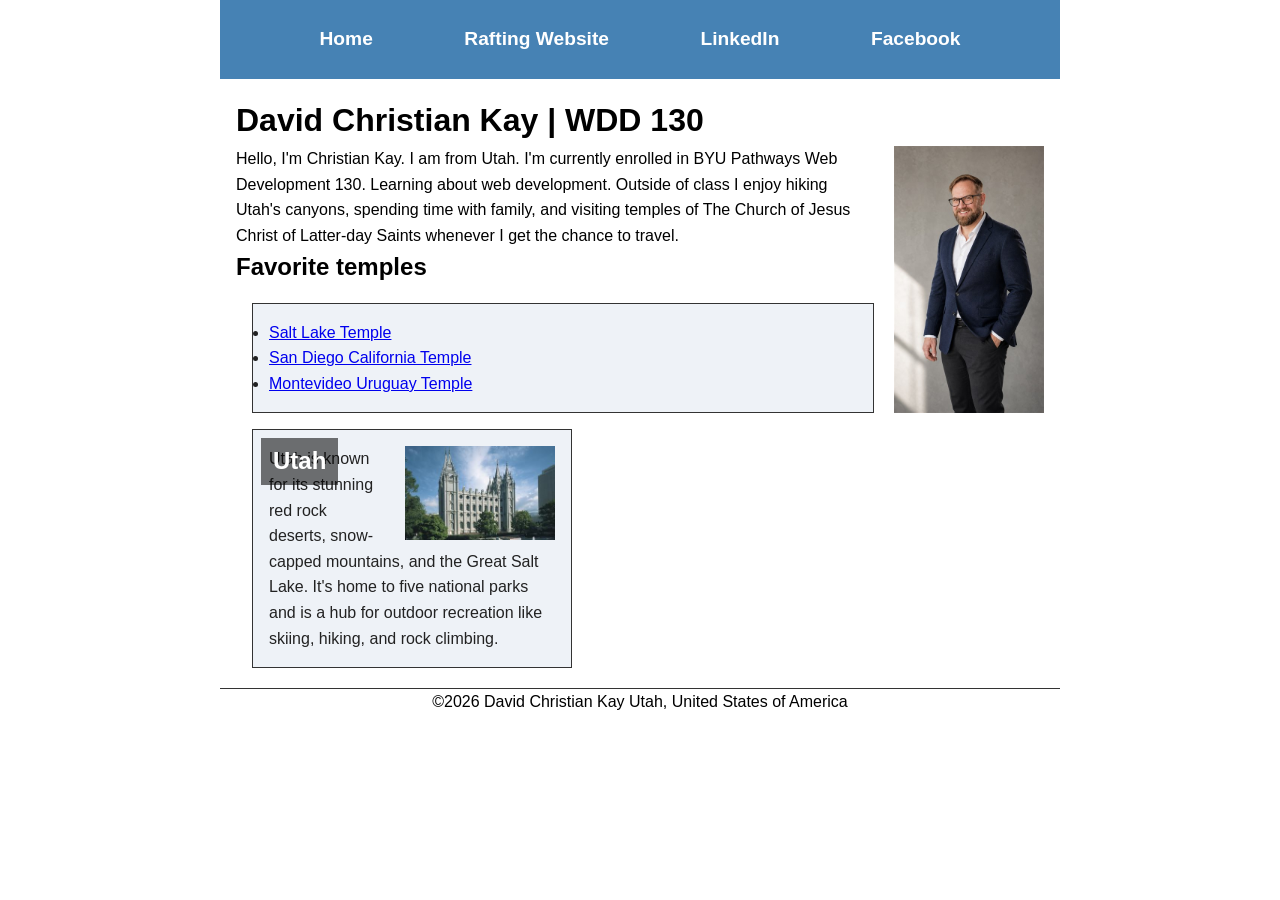
<file: index.html>
<!DOCTYPE html>
<html lang="en">

<head>
    <meta charset="UTF-8">
    <meta name="viewport" content="width=device-width, initial-scale=1.0">
    <meta name="description"
      content="David Christian Kay, BYUPathways, WD130, web development, about me">
    <meta name="author" content="David Christian Kay">
    <link rel="stylesheet" href="styles/styles.css">
    <title>David Christian Kay | WDD 130</title>
</head>

<body>
    <header>
        <nav>
            <a href="#">Home</a>
            <a href="wwr/">Rafting Website</a>
            <a href="https://www.linkedin.com/in/dchristiankay">LinkedIn</a>
            <a href="https://www.facebook.com/christian.kay.315/">Facebook</a>
        </nav>
    </header>
    <div class="grid">
        <main>
            <h1> David Christian Kay | WDD 130 </h1>
            <img src="images/profile.jpg" alt="portrait" width="200">

            <p>
                Hello, I'm Christian Kay. I am from Utah. I'm currently enrolled in BYU Pathways Web
                Development 130. Learning about web development. Outside of class I enjoy hiking
                Utah's canyons, spending time with family, and visiting temples of The Church of
                Jesus Christ of Latter-day Saints whenever I get the chance to travel.
            </p>

            <h2>Favorite temples</h2>
            <ul class="box">
                <li><a href="https://www.churchofjesuschrist.org/temples/details/salt-lake-temple"
                      target="_blank" rel="noopener noreferrer">Salt Lake Temple</a></li>
                <li><a href="https://www.churchofjesuschrist.org/temples/details/san-diego-california-temple"
                      target="_blank" rel="noopener noreferrer">San Diego California Temple</a></li>
                <li><a href="https://www.churchofjesuschrist.org/temples/details/montevideo-uruguay-temple"
                      target="_blank" rel="noopener noreferrer">Montevideo Uruguay Temple</a></li>
            </ul>

            <aside class="box">
                <h2>Utah</h2>
                <img src="images/salt-lake-temple.jpg" alt="Salt Lake Temple, Utah" width="200">
                <p>
                    Utah is known for its stunning red rock deserts, snow-capped mountains, and
                    the Great
                    Salt Lake. It's home to five national parks and is a hub for outdoor
                    recreation like
                    skiing, hiking, and rock climbing.
                </p>
            </aside>
        </main>
    </div>
</body>

<footer>
    <p>
        &copy;2026 David Christian Kay Utah, United States of America
    </p>
</footer>

</body>

</html>
</file>
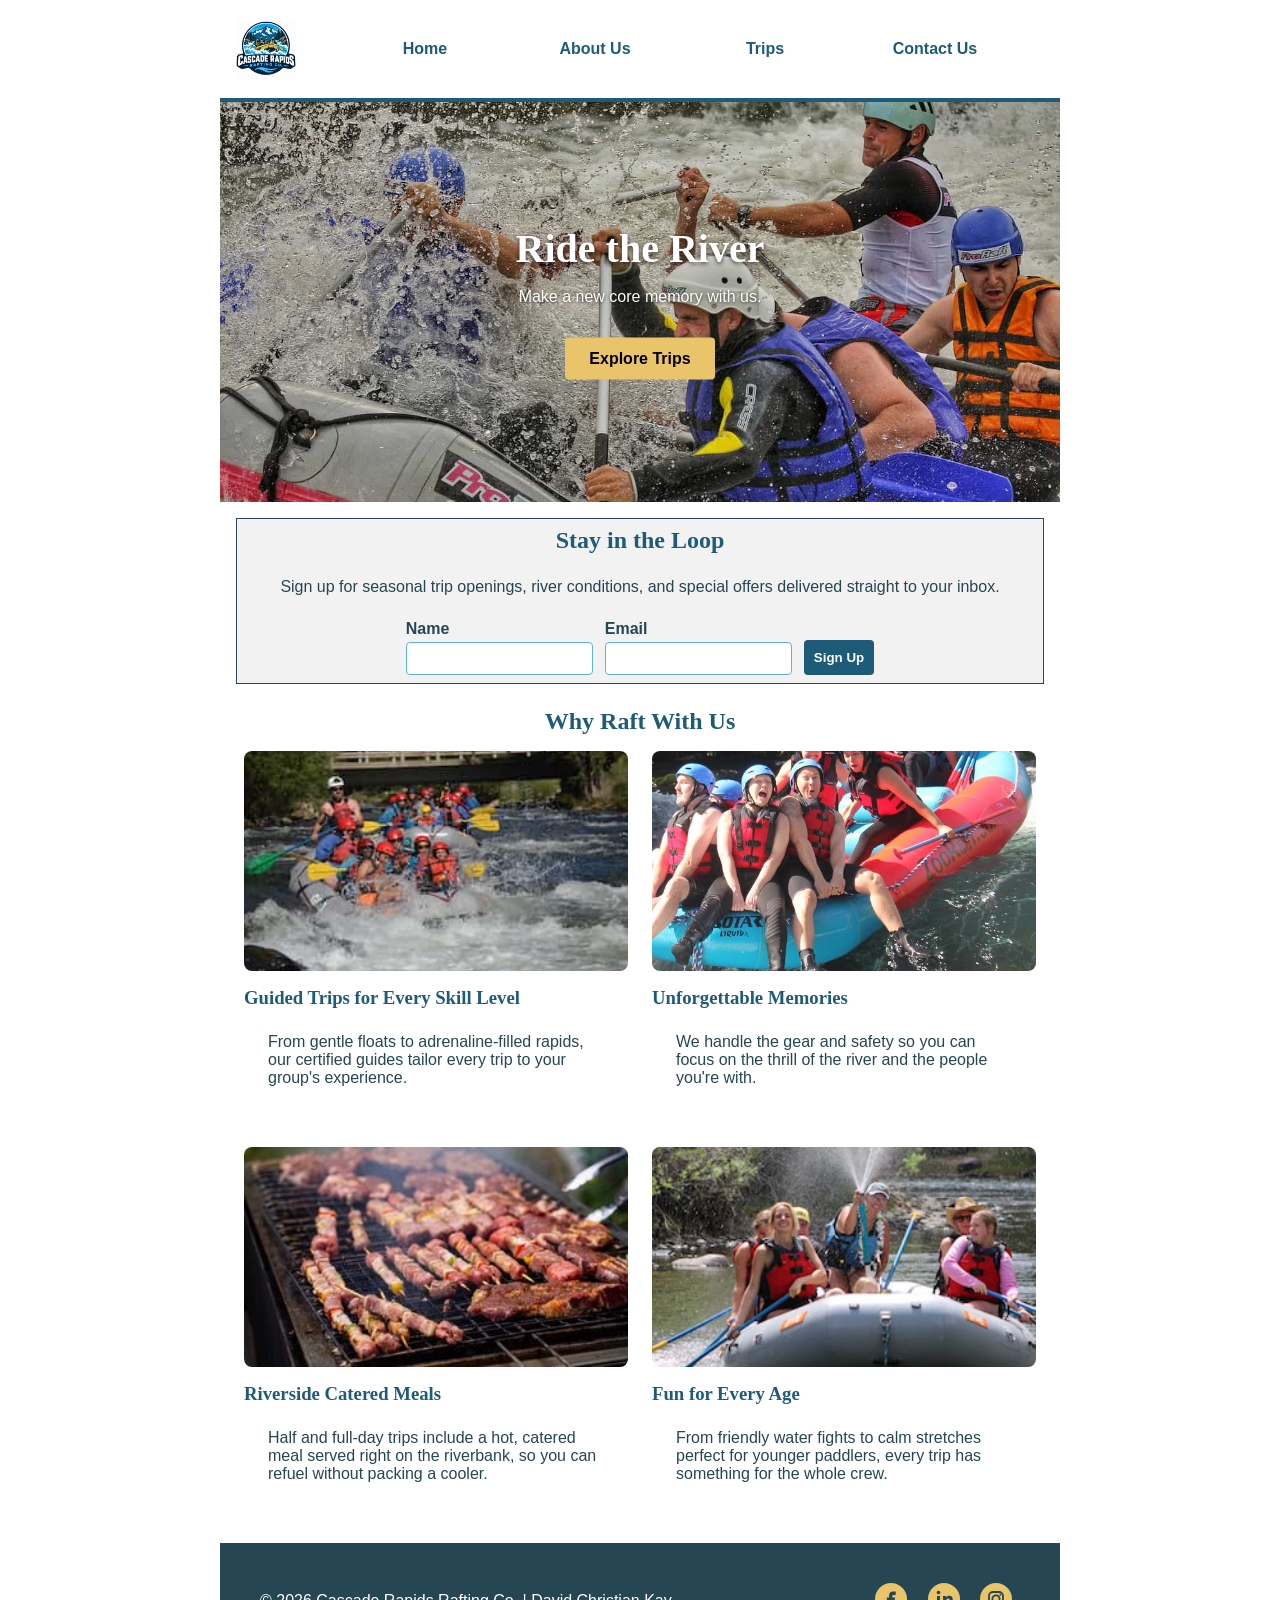
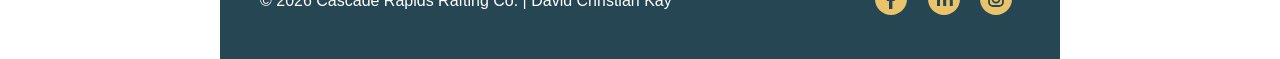
<file: wwr/index.html>
<!DOCTYPE html>
<html lang="en">

<head>
    <meta charset="UTF-8">
    <meta name="viewport" content="width=device-width, initial-scale=1.0">
    <meta name="description"
      content="Cascade Rapids Rafting Co. offers guided white water rafting adventures for every skill level.">
    <meta name="author" content="David Christian Kay">
    <title>Home | Cascade Rapids Rafting Co.</title>
    <link rel="stylesheet" href="styles/rafting.css">
</head>

<body>
    <header>
        <img src="images/logo.png" alt="Cascade Rapids Rafting Co. logo" class="logo">
        <nav>
            <ul>
                <li><a href="index.html">Home</a></li>
                <li><a href="about.html">About Us</a></li>
                <li><a href="trips.html">Trips</a></li>
                <li><a href="contact.html">Contact Us</a></li>
            </ul>
        </nav>
    </header>

    <main>
        <div class="home-hero">
            <img src="images/main_hero.jpg" alt="Rafters having fun in rapids">
            <div class="hero-text">
                <h1>Ride the River</h1>
                <p>Make a new core memory with us.</p>
                <a class="cta-button" href="trips.html">Explore Trips</a>
            </div>
        </div>

        <section class="newsletter panel">
            <h2>Stay in the Loop</h2>
            <p>Sign up for seasonal trip openings, river conditions, and special offers delivered
                straight to your inbox.</p>
            <form>
                <div class="field">
                    <label for="newsletter-name">Name</label>
                    <input type="text" id="newsletter-name" name="name" required>
                </div>
                <div class="field">
                    <label for="newsletter-email">Email</label>
                    <input type="email" id="newsletter-email" name="email" required>
                </div>
                <button type="submit">Sign Up</button>
            </form>
        </section>

        <section class="offerings">
            <h2>Why Raft With Us</h2>
            <div class="offerings-grid">
                <figure>
                    <img src="images/rafting_with_guide.jpg"
                      alt="Raft plunging through Snake river rapids with guide" width="300" height="199">
                    <figcaption>
                        <h3>Guided Trips for Every Skill Level</h3>
                        <p>From gentle floats to adrenaline-filled rapids, our certified guides
                            tailor every trip to your group's experience.</p>
                    </figcaption>
                </figure>
                <figure>
                    <img src="images/action.jpg"
                      alt="Happy client smiling after a successful rafting run" width="600" height="600">
                    <figcaption>
                        <h3>Unforgettable Memories</h3>
                        <p>We handle the gear and safety so you can focus on the thrill of the
                            river and the people you're with.</p>
                    </figcaption>
                </figure>
                <figure>
                    <img src="images/catered_meals.jpg"
                      alt="Catered riverside meal spread out for rafting guests" width="300" height="172">
                    <figcaption>
                        <h3>Riverside Catered Meals</h3>
                        <p>Half and full-day trips include a hot, catered meal served right on the
                            riverbank, so you can refuel without packing a cooler.</p>
                    </figcaption>
                </figure>
                <figure>
                    <img src="images/water_fight.jpg"
                      alt="Rafters laughing during a friendly water fight on calm water" width="300" height="300">
                    <figcaption>
                        <h3>Fun for Every Age</h3>
                        <p>From friendly water fights to calm stretches perfect for younger
                            paddlers, every trip has something for the whole crew.</p>
                    </figcaption>
                </figure>
            </div>
        </section>
    </main>

    <footer>
        <p>&copy; 2026 Cascade Rapids Rafting Co. | David Christian Kay</p>
        <nav class="socialmedia">
            <a href="#">
                <img src="images/facebook.svg" alt="Facebook Icon">
            </a>
            <a href="#">
                <img src="images/linkedin.svg" alt="LinkedIn Icon">
            </a>
            <a href="#">
                <img src="images/instagram.svg" alt="Instagram Icon">
            </a>
        </nav>
    </footer>
</body>

</html>
</file>
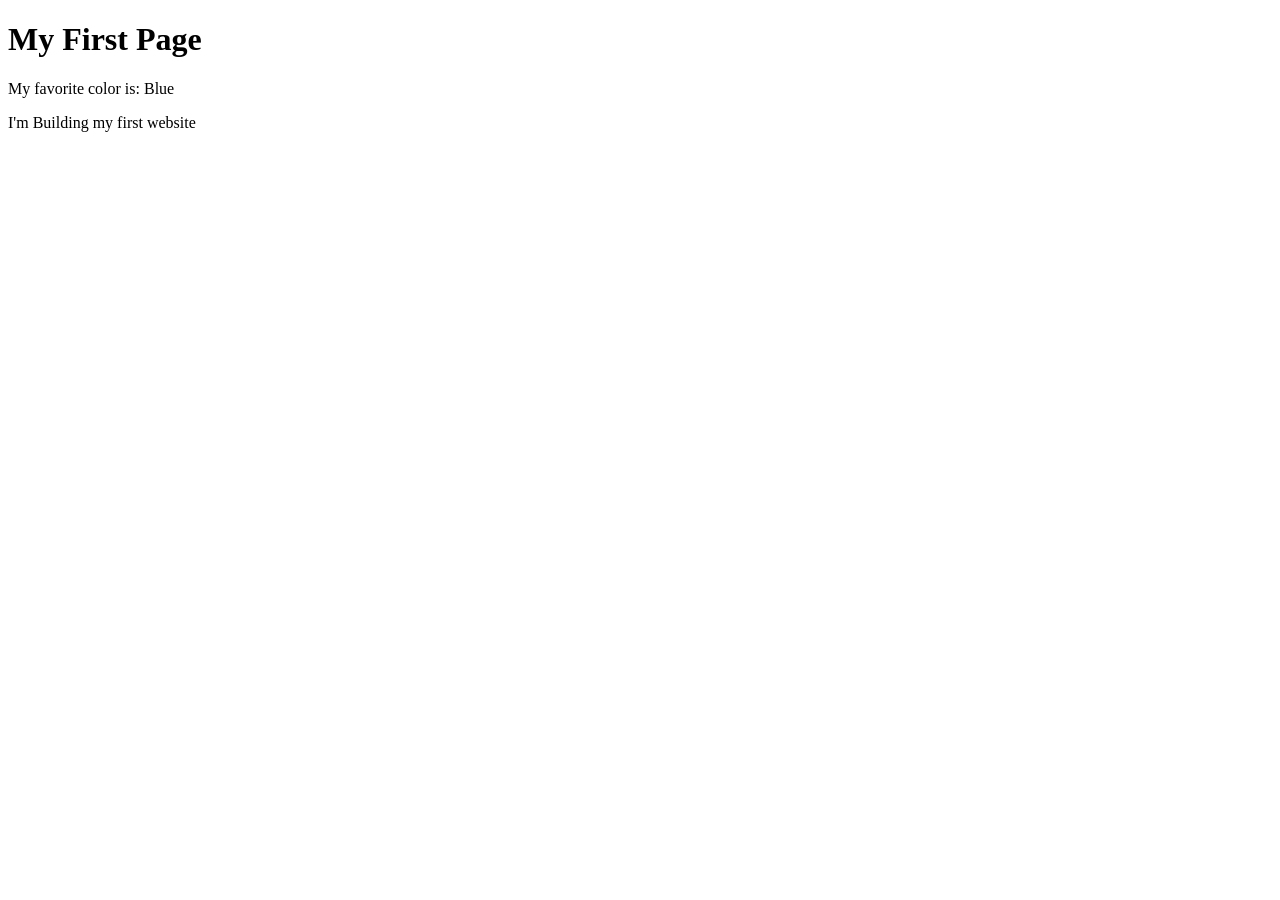
<file: week01/first-page.html>
<!DOCTYPE html>
<html lang="en">

<head>
    <meta charset="UTF-8">
    <meta name="viewport" content="width=device-width, initial-scale=1.0">
    <title>My First Page</title>
</head>

<body>
    <h1>My First Page</h1>
    <p>My favorite color is: Blue</p>
    <p>I'm Building my first website</p>
</body>

</html>
</file>
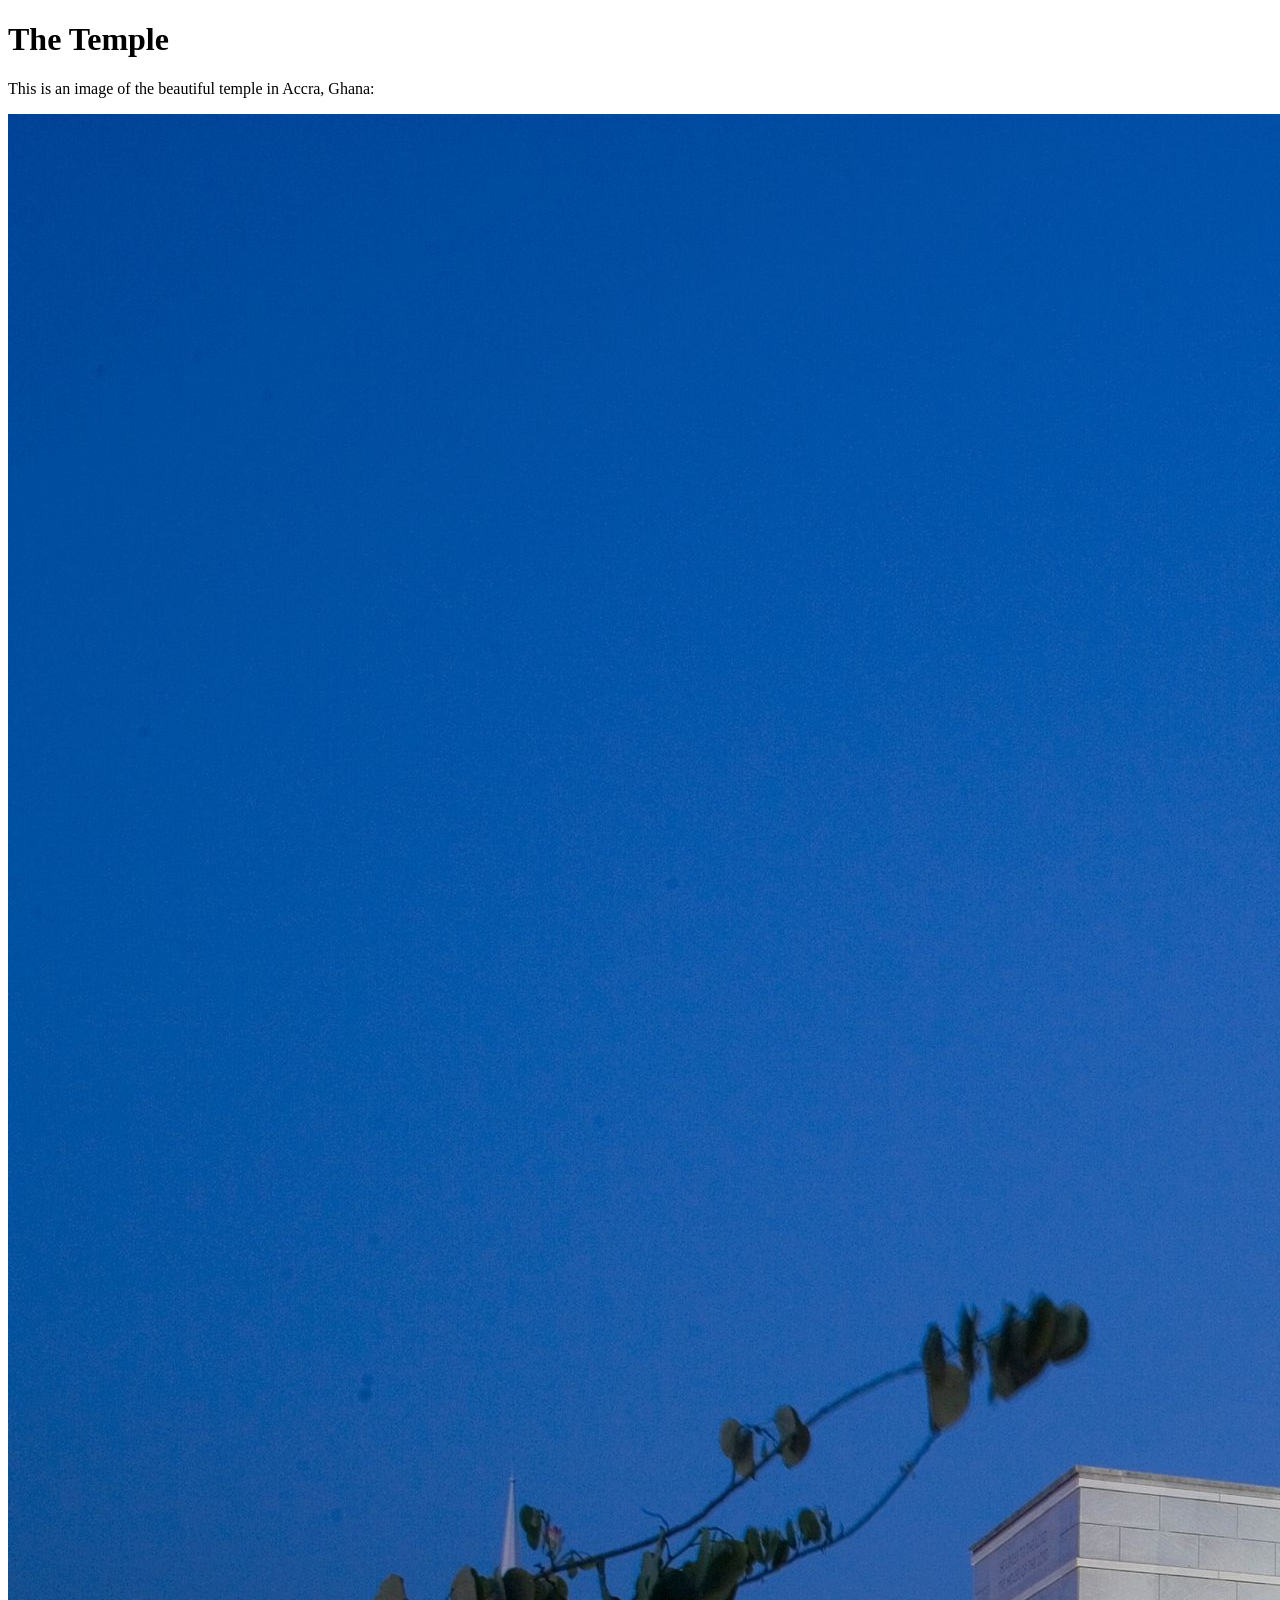
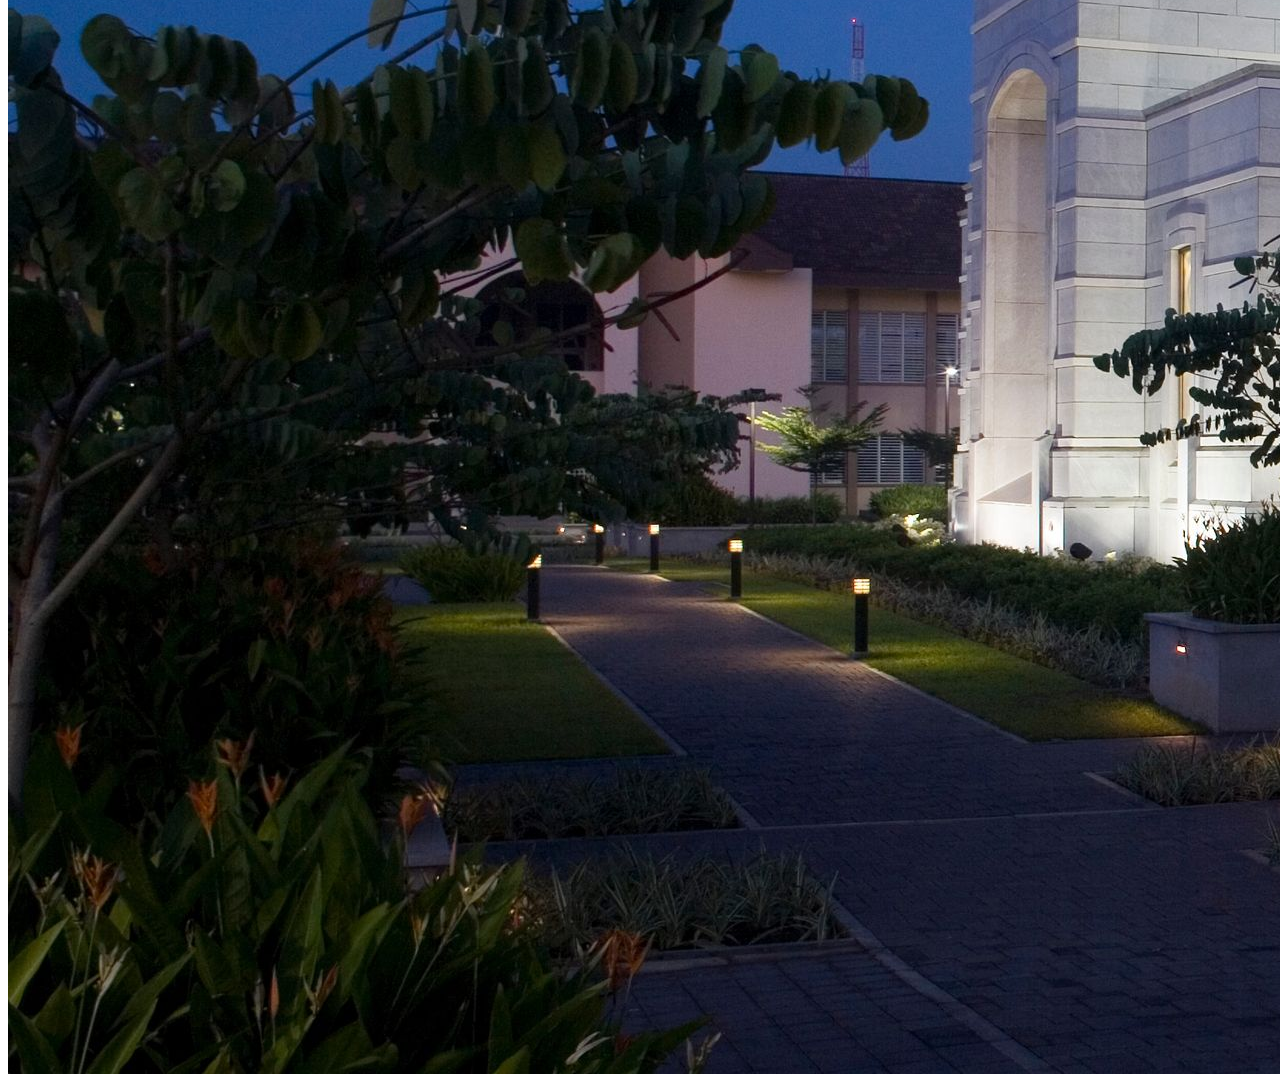
<file: week01/images.html>
<!DOCTYPE html>
<html lang="en">
<head>
    <meta charset="UTF-8">
    <meta name="viewport" content="width=device-width, initial-scale=1.0">
    <title>Temple Image</title>
</head>
<body>
    <h1>The Temple</h1>
    <p>This is an image of the beautiful temple in Accra, Ghana:</p>
    <img src="images/temple-large.jpeg" alt="The Accra Ghana Temple">
    
</body>
</html>
</file>
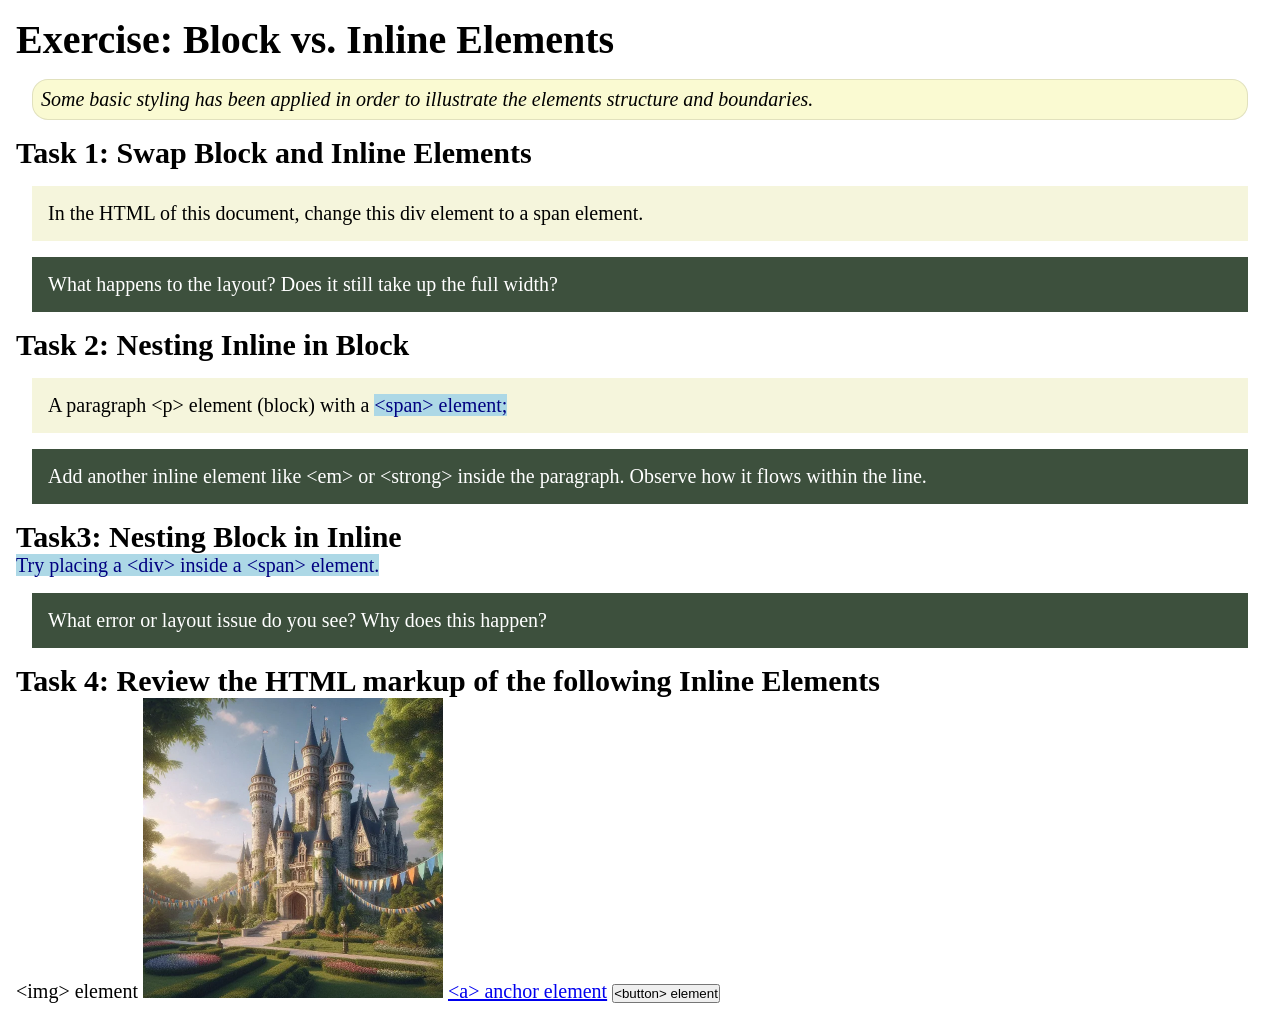
<file: week02/block-vs-inline.html>
<!DOCTYPE html>
<html lang="en">

<head>
    <meta charset="UTF-8">
    <meta name="viewport" content="width=device-width, initial-scale=1.0">
    <title>Exercise: Block vs. Inline Elements</title>
    <link rel="stylesheet" href="styles/block-vs-inline.css">
</head>

<body>
    <main>
        <h1>Exercise: Block vs. Inline Elements</h1>
        <p class="note">Some basic styling has been applied in order to illustrate the elements structure and
            boundaries.</p>

        <h2>Task 1: Swap Block and Inline Elements</h2>
        <div>In the HTML of this document, change this div element to a span element.</div>

        <p class="question">What happens to the layout? Does it still take up the full width?</p>

        <h2>Task 2: Nesting Inline in Block</h2>
        <p>A paragraph &lt;p&gt; element (block) with a <span>&lt;span&gt; element;</span></p>
        <p class="question">Add another inline element like &lt;em&gt; or &lt;strong&gt; inside the paragraph. Observe
            how it flows within the line.</p>

        <h2>Task3: Nesting Block in Inline</h2>
        <span>Try placing a &lt;div&gt; inside a &lt;span&gt; element.</span>
            <p class="question">What error or layout issue do you see? Why does this happen?</p>


            <h2>Task 4: Review the HTML markup of the following Inline Elements</h2>
        &lt;img&gt; element
        <img src="images/castle.webp" alt="placeholder image (images are inline)" width="300" height="300">
        <a href="https://churchofjesuschrist.org">&lt;a&gt; anchor element</a>
        <button type="button">&lt;button&gt; element</button>
    </main>
</body>

</html>
</file>
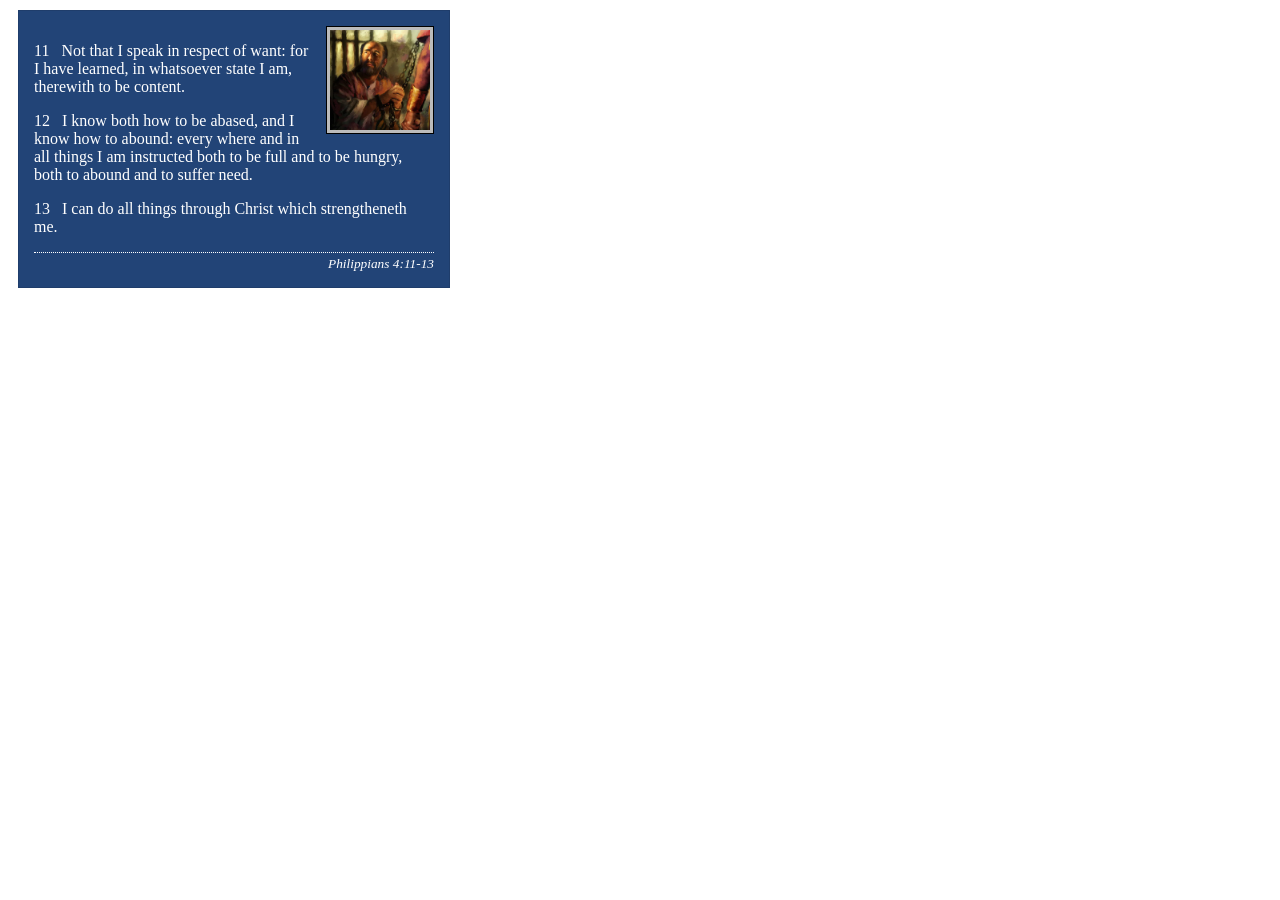
<file: week02/box-model-solution.html>
<!DOCTYPE html>
<html lang="en">
<head>
    <meta charset="UTF-8">
    <meta name="viewport" content="width=device-width, initial-scale=1.0">
    <title>Box Model Activity</title>
    <link rel="stylesheet" href="styles/box-model-solution.css">
</head>
<body>
    <main>
        <div class="callout">
            <img src="images/apostle-paul-imprisoned.webp" alt="Paul the Apostle - Imprisoned in Rome" width="200" height="200">
            <blockquote>
                <p>11 &nbsp; Not that I speak in respect of want: for I have learned, in whatsoever state I am, therewith to be content.</p>
                <p>12 &nbsp; I know both how to be abased, and I know how to abound: every where and in all things I am instructed both to be full and to be hungry, both to abound and to suffer need.</p>
                <p>13 &nbsp; I can do all things through Christ which strengtheneth me.</p>
            </blockquote>
            <cite>Philippians 4:11-13</cite>
        </div>
    </main>
</body>
</html>
</file>
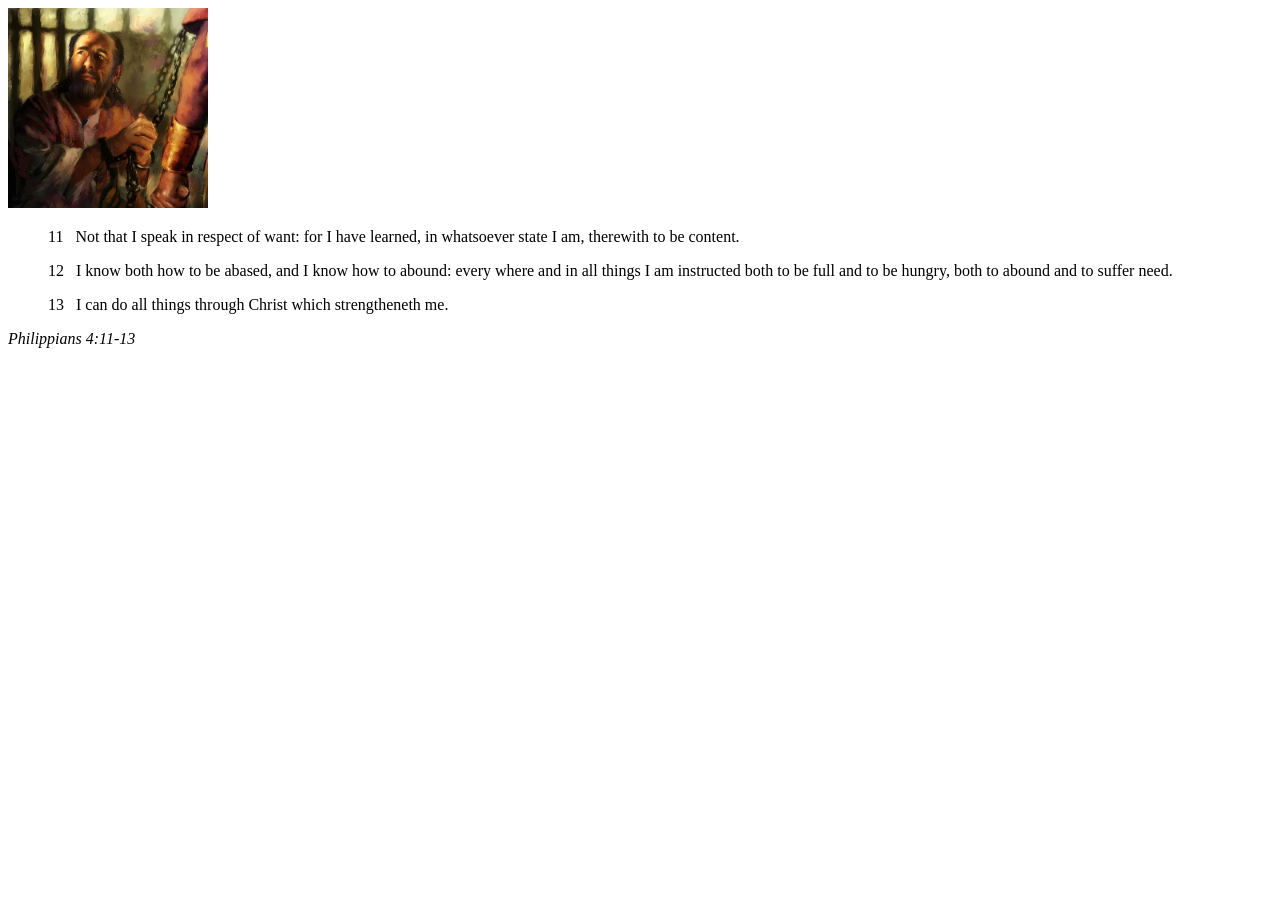
<file: week02/box-model.html>
<!DOCTYPE html>
<html lang="en">
<head>
    <meta charset="UTF-8">
    <meta name="viewport" content="width=device-width, initial-scale=1.0">
    <title>Box Model Activity</title>
</head>
<body>
    <main>
        <div class="callout">
            <img src="images/apostle-paul-imprisoned.webp" alt="Paul the Apostle - Imprisoned in Rome" width="200" height="200">
            <blockquote>
                <p>11 &nbsp; Not that I speak in respect of want: for I have learned, in whatsoever state I am, therewith to be content.</p>
                <p>12 &nbsp; I know both how to be abased, and I know how to abound: every where and in all things I am instructed both to be full and to be hungry, both to abound and to suffer need.</p>
                <p>13 &nbsp; I can do all things through Christ which strengtheneth me.</p>
            </blockquote>
            <cite>Philippians 4:11-13</cite>
        </div>
    </main>
</body>
</html>
</file>
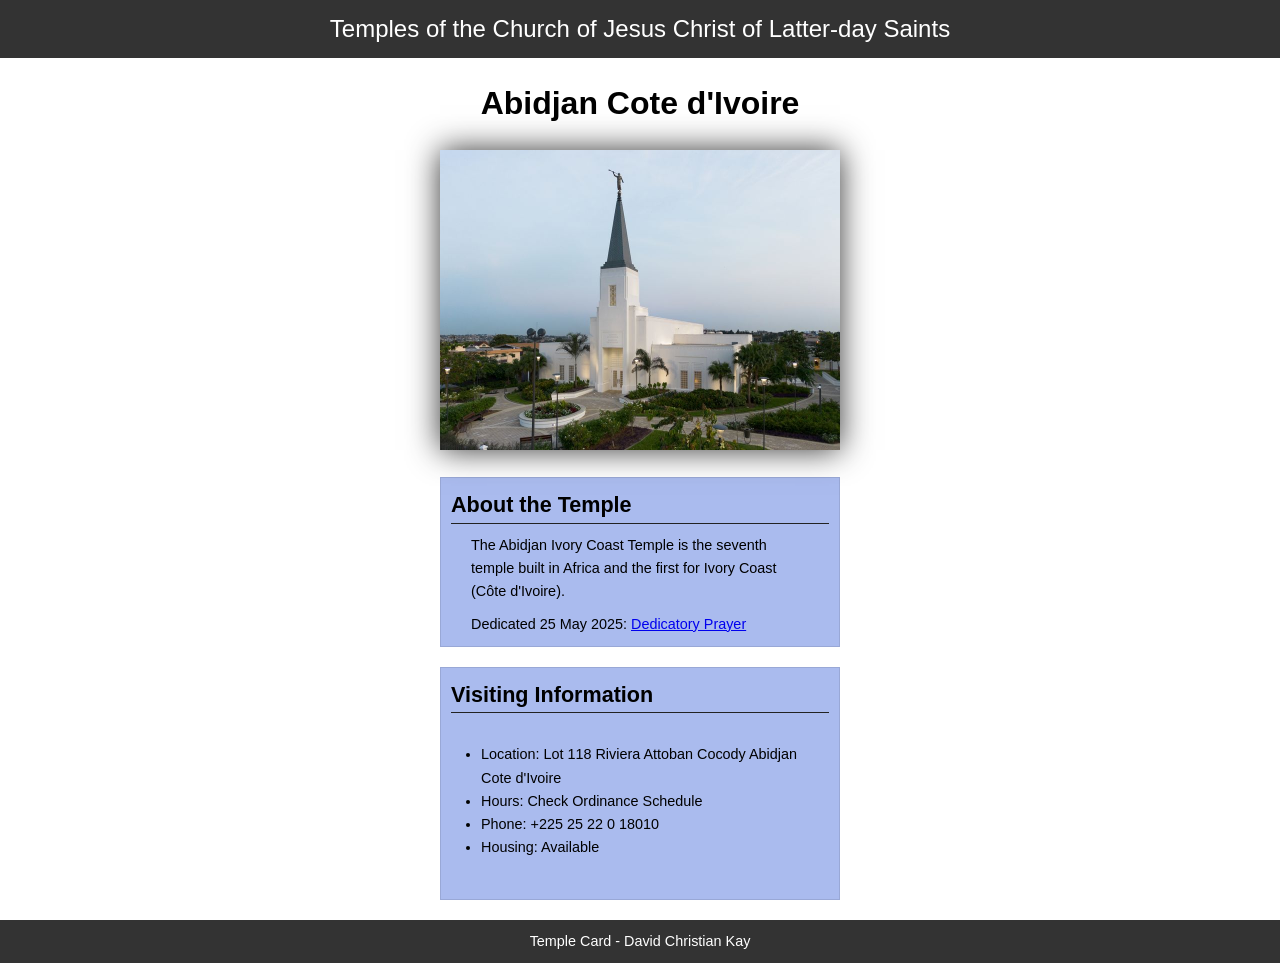
<file: week02/temple.html>
<!DOCTYPE html>
<html lang="en">

<head>
    <meta charset="UTF-8">
    <meta name="viewport" content="width=device-width, initial-scale=1.0">
    <title>Temple Card - Abidjan Cote d'Ivoire</title>
    <link rel="stylesheet" href="styles/temple.css">
</head>

<body>
    <header>
        <p>Temples of the Church of Jesus Christ of Latter-day Saints</p>
    </header>
    <main>
        <h1>Abidjan Cote d'Ivoire</h1>
        <picture>
            <img src="images/abidjan-ivory-coast.jpeg" alt="Abidjan Cote d'Ivoire Temple">
        </picture>
        <section>
            <h2>About the Temple</h2>
            <p>The Abidjan Ivory Coast Temple is the seventh temple built in Africa and the first for Ivory Coast (Côte
                d'Ivoire).</p>
            <p>Dedicated 25 May 2025: <a
                    href="https://www.churchofjesuschrist.org/temples/dedicatory-prayer/abidjan-ivory-coast-temple/2025-05-25?lang=eng"
                    target="_blank" rel="noopener noreferrer">Dedicatory Prayer</a></p>
        </section>
        <section>
            <h2>Visiting Information</h2>
            <ul>
                <li>Location: Lot 118 Riviera Attoban Cocody Abidjan Cote d'Ivoire</li>
                <li>Hours: Check Ordinance Schedule</li>
                <li>Phone: +225 25 22 0 18010</li>
                <li>Housing: Available</li>
            </ul>
        </section>
    </main>
    <footer>
        <p>Temple Card - David Christian Kay</p>
    </footer>
</body>

</html>
</file>
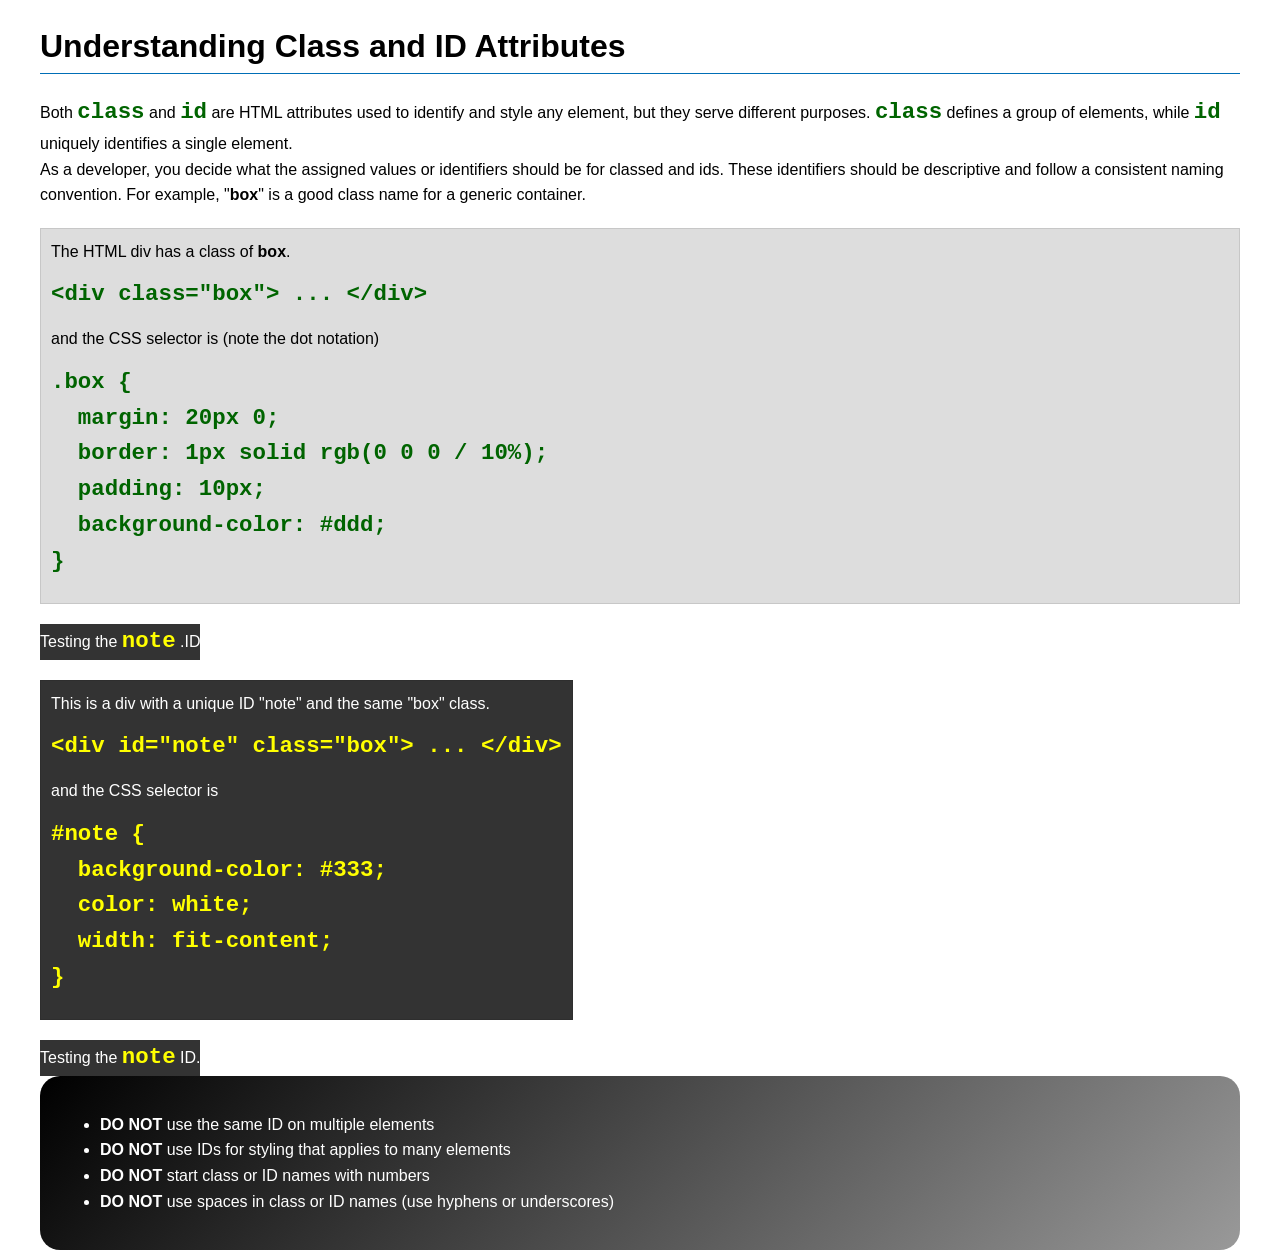
<file: week03/class-and-id.html>
<!DOCTYPE html>
<html lang="en">

<head>
    <meta charset="UTF-8">
    <meta name="viewport" content="width=device-width, initial-scale=1.0">
    <title>Class vs ID Attributes</title>
    <link rel="stylesheet" href="styles/class-and-id.css">
</head>

<body>
    <h1>Understanding Class and ID Attributes</h1>
    <p>Both <code>class</code> and <code>id</code> are HTML attributes used to identify and style any element, but they
        serve different purposes. <code>class</code> defines a group of elements, while <code>id</code> uniquely
        identifies a single element.</p>
    <p>As a developer, you decide what the assigned values or identifiers should be for classed and ids. These
        identifiers should be
        descriptive and follow a consistent naming convention. For example, "<strong>box</strong>" is a good class name
        for a generic container.</p>
    <div class="box">
        <p>The HTML div has a class of <strong>box</strong>.</p>
        <pre><code class="html">&lt;div class="box"&gt; ... &lt;/div&gt;</code></pre>
        and the CSS selector is (note the dot notation)
        <pre><code class="css">.box {
  margin: 20px 0;
  border: 1px solid rgb(0 0 0 / 10%);
  padding: 10px;
  background-color: #ddd;
}</code></pre>
    </div>

    <!-- <div class="box highlight">
        <p>This div has two classes assigned to it of <strong>box</strong> and <strong>highlight</strong>. So the div
            will have the styles of both classes applied.</p>
        <pre><code class="html">&lt;div class="box highlight"&gt; ... &lt;/div&gt;</code></pre>
        and the CSS selector for highlight is
        <pre><code class="css">.highlight {
  background-color: #efefaa;
  border-radius: 25px;
  padding: 25px;
}</code></pre>
<p>Some declarations (<code>background-color</code> and <code>padding</code>, from "box" are overwritten by the same declarations in "highlight" becuase highlight appears after box in the CSS cascade.</p>
    </div> -->

    <div id = "note">
        <p>Testing the <code>note</code> .ID</p>
    </div>

    <div id="note" class="box">
        <p>This is a div with a unique ID "note" and the same "box" class.</p>
        <pre><code class="html">&lt;div id="note" class="box"&gt; ... &lt;/div&gt;</code></pre>
        and the CSS selector is
        <pre><code class="css">#note {
  background-color: #333;
  color: white;
  width: fit-content;
}</code></pre>
    </div>

    <div id="note">
        <p>Testing the <code>note</code> ID.</p>
    </div>

    <section id="best-practice">
        <ul>
            <li><strong>DO NOT</strong> use the same ID on multiple elements</li>
            <li><strong>DO NOT</strong> use IDs for styling that applies to many elements</li>
            <li><strong>DO NOT</strong> start class or ID names with numbers</li>
            <li><strong>DO NOT</strong> use spaces in class or ID names (use hyphens or underscores)</li>
        </ul>
    </section>




</body>

</html>
</file>
<file: styles/styles.css>
* {
    margin: 0;
    padding: 0;
    box-sizing: border-box;
}

:root {
    --border-color: #333;
    --border: 1px solid var(--border-color);
    --spacing-md: 20px;
    --box-bg: #eef2f7;
    --box-color: #222;
}

header,
.grid,
footer {
    max-width: 840px;
    margin: 0 auto;
}

body {
    font-family: Arial, sans-serif;
    line-height: 1.6;
    padding: 0 1rem;
}

nav {
    background-color: steelblue;
    padding: 1rem;
    display: flex;
    justify-content: space-evenly;
    align-items: center;
}

nav a {
    display: block;
    padding: 0.5rem;
    text-decoration: none;
    font-size: 1.2rem;
    font-weight: 700;
    color: #fff;
}

.grif {
    display: grid;
    align-items: center;
}

main {
    grid-column: 2/3;
    margin: 1rem;
}

main img {
    width: 150px;
    height: auto;
    float: right;
    margin-left: var(--spacing-md);
}

h1 {
    var(--border-bottom)
}

p {
    padding: 0;
}

img {
    width: 200px;
    height: auto;
}

aside {
    width: 20rem;
    position: relative;
    grid-column: 1/2;
    grid-row: 1/2;
}

aside h2 {
    position: absolute;
    top: 0.5rem;
    left: 0.5rem;
    color: #fff;
    background-color: rgba(0, 0, 0, 0.55);
    padding: 0.25rem 0.75rem;
}

footer {
    margin-top: var(--spacing-md);
    border-top: var(--border);
    text-align: center;
}

.box {
    margin: 1rem;
    border: var(--border);
    padding: 1rem;
    background-color: var(--box-bg);
    color: var(--box-color);
    overflow: hidden;
}
</file>
<file: wwr/styles/rafting.css>
:root {
    color-scheme: light;
    --primary-color: #1d5b79;
    /* deep river blue */
    --secondary-color: #5fb3d9;
    /* light rapids blue */
    --accent1-color: #264653;
    /* dark slate */
    --accent2-color: #e9c46a;
    /* warm gold */
    --heading-font: Georgia, "Times New Roman", serif;
    --body-font: Arial, Helvetica, sans-serif;
}

* {
    margin: 0;
    padding: 0;
    box-sizing: border-box;
}

body {
    font-family: var(--body-font);
    color: var(--accent1-color);
    background-color: #fff;
}

header,
main,
footer {
    width: 840px;
    margin: 0 auto;
}

/* Header / nav (shared across every page) */
header {
    background-color: #fff;
    border-bottom: 4px solid var(--primary-color);
    padding: 8px 16px;
    display: grid;
    grid-template-columns: 80px 1fr;
    align-items: center;
}

header .logo {
    height: 60px;
    width: auto;
}

header nav ul {
    list-style: none;
    display: flex;
    justify-content: space-evenly;
}

header nav ul li {
    flex: 1;
    border-left: none;
}

header nav ul li a {
    display: block;
    padding: 8px 16px;
    text-align: center;
}

nav a {
    color: var(--primary-color);
    text-decoration: none;
    font-weight: bold;
}

nav a:hover {
    text-decoration: underline;
}

h1,
h2,
h3 {
    font-family: var(--heading-font);
    color: var(--primary-color);
}

nav,
p,
section,
article {
    margin: 16px;
    padding: 8px;
}

/* Shared, reusable components */
.cta-button {
    display: inline-block;
    background-color: var(--primary-color);
    color: #fff;
    padding: 12px 24px;
    text-decoration: none;
    font-weight: bold;
    border-radius: 4px;
    margin-top: 8px;
}

.cta-button:hover {
    background-color: var(--accent1-color);
}

.panel {
    background-color: #f2f2f2;
    border: 1px solid var(--accent1-color);
    text-align: center;
}

form input[type="text"],
form input[type="email"],
form input[type="tel"],
form select,
form textarea {
    width: 100%;
    padding: 8px;
    border: 1px solid var(--secondary-color);
    border-radius: 4px;
    font-family: var(--body-font);
}

form fieldset {
    display: grid;
    grid-template-columns: auto 1fr;
    column-gap: 8px;
    row-gap: 8px;
    align-items: center;
    border: none;
}

form fieldset legend {
    font-weight: bold;
    padding: 0 4px;
}

form button[type="submit"] {
    background-color: var(--primary-color);
    color: #fff;
    border: none;
    border-radius: 4px;
    padding: 10px;
    font-weight: bold;
    cursor: pointer;
}

/* Home page */
.home-hero {
    position: relative;
}

.home-hero img {
    display: block;
    width: 100%;
    height: 400px;
    object-fit: cover;
}

.home-hero .hero-text {
    position: absolute;
    top: 50%;
    left: 50%;
    transform: translate(-50%, -50%);
    width: 100%;
    text-align: center;
    padding: 16px;
    color: #fff;
}

.home-hero .hero-text h1 {
    color: #fff;
    font-size: 2.5rem;
    text-shadow: 0 2px 4px rgba(0, 0, 0, 0.6);
}

.home-hero .hero-text p {
    margin: 8px 0 16px;
    text-shadow: 0 1px 3px rgba(0, 0, 0, 0.6);
}

.home-hero .cta-button {
    background-color: var(--accent2-color);
    color: black;
}

.home-hero .cta-button:hover {
    background-color: #fff;
}

.newsletter form {
    display: flex;
    flex-wrap: wrap;
    justify-content: center;
    align-items: flex-end;
    gap: 12px;
    max-width: 600px;
    margin: 16px auto 0;
}

.newsletter .field {
    display: flex;
    flex-direction: column;
    text-align: left;
}

.newsletter label {
    font-weight: bold;
    margin-bottom: 4px;
}

.newsletter button {
    padding: 10px 20px;
}

.newsletter button:hover {
    background-color: var(--accent1-color);
}

.offerings {
    text-align: center;
}

.offerings-grid {
    display: grid;
    grid-template-columns: 1fr 1fr;
    gap: 24px;
    margin-top: 16px;
}

.offerings-grid figure {
    margin: 0;
}

.offerings-grid img {
    width: 100%;
    height: 220px;
    object-fit: cover;
    border-radius: 8px;
}

.offerings-grid figcaption {
    padding: 12px 0;
    text-align: left;
}

.offerings-grid h3 {
    margin-bottom: 4px;
}

/* About page */
.hero {
    position: relative;
}

.hero img {
    display: block;
    width: 100%;
    height: auto;
}

.hero h1 {
    position: absolute;
    top: 20px;
    width: 100%;
    padding: 16px;
    text-align: center;
    opacity: 0.85;
    background-color: var(--accent1-color);
    color: #fff;
}

.hero article {
    position: absolute;
    bottom: 20px;
    left: 20px;
    right: 20px;
    background-color: rgba(255, 255, 255, 0.85);
    border-radius: 8px;
}

.hero article img {
    float: right;
    width: 125px;
    margin: 0 0 8px 12px;
    border: 3px solid var(--accent2-color);
    border-radius: 6px;
}

.history {
    display: grid;
    grid-template-columns: 1fr 1fr 1fr;
    align-items: center;
}

.history h2 {
    grid-column: 1 / 4;
    text-align: center;
}

.history img {
    width: 100%;
    height: auto;
}

.adventures {
    display: grid;
    grid-template-columns: repeat(5, 1fr);
    gap: 8px;
}

.adventures img {
    width: 100%;
    height: auto;
}

/* Trips page */
.trips h1 {
    text-align: center;
    margin-top: 24px;
}

.trips-intro {
    text-align: center;
    max-width: 600px;
    margin: 8px auto 0;
}

.trip-cards {
    display: grid;
    grid-template-columns: repeat(3, 1fr);
    gap: 24px;
}

.trip-cards h2 {
    grid-column: 1 / -1;
}

.trip-card {
    display: flex;
    flex-direction: column;
    border: 1px solid var(--secondary-color);
    border-radius: 8px;
    overflow: hidden;
    margin: 0;
    padding: 0;
}

.trip-card img {
    width: 100%;
    height: 180px;
    object-fit: cover;
}

.trip-card div {
    padding: 12px;
}

.trip-card h3 {
    font-size: 1.1rem;
    margin-bottom: 8px;
}

.trip-table table {
    width: 100%;
    border-collapse: collapse;
    margin-top: 16px;
}

.trip-table th,
.trip-table td {
    border: 1px solid var(--secondary-color);
    padding: 8px 12px;
    text-align: left;
}

.trip-table th {
    background-color: var(--primary-color);
    color: #fff;
}

.trip-table tr:nth-child(even) {
    background-color: #f2f2f2;
}

.trip-cta {
    margin-top: 24px;
}

/* Contact page */
.contact h1 {
    text-align: center;
    margin-top: 24px;
}

address {
    text-align: center;
    font-style: normal;
    line-height: 1.6;
    margin-bottom: 24px;
}

.contact {
    display: grid;
    grid-template-columns: 1fr 1fr;
    column-gap: 24px;
}

.contact h1,
address,
.contact section.profile-panel {
    grid-column: 1 / -1;
}

.contact iframe {
    width: 100%;
    height: 300px;
    border: 0;
}

.contact form {
    display: flex;
    flex-direction: column;
    gap: 12px;
}

.profile-grid {
    display: flex;
    justify-content: center;
    gap: 24px;
    flex-wrap: wrap;
}

.profile-card {
    width: 150px;
}

.avatar-img {
    width: 100%;
    height: 120px;
    object-fit: cover;
    border-radius: 4px;
}

/* Footer (shared across every page) */
footer {
    padding: 16px;
    background-color: var(--accent1-color);
    color: #fff;
    display: flex;
    justify-content: space-between;
    align-items: center;
}

.socialmedia a {
    text-decoration: none;
    margin: 0 8px;
}

.socialmedia img {
    width: 32px;
    height: 32px;
}
</file>
<file: week02/styles/block-vs-inline.css>
* {
    margin: 0;
    padding: 0;
}

body {
    font-size: 20px;
    margin: 1rem;
}

p,
div {
    background-color: beige;
    margin: 1rem;
    padding: 1rem;
}

span {
    color: navy;
    background-color: lightblue;
}

code {
    margin: 0;
    padding: 0;
    color: green;
    font-size: 1.2rem;
}

.note {
    font-style: italic;
    background-color: lightgoldenrodyellow;
    border-radius: 1rem;
    border: 1px solid rgb(0 0 0 / 10%);
    margin: 1rem;
    padding: .5rem;
}

.question {
    background-color: #3d503d;
    color: #fff;
}
</file>
<file: week02/styles/box-model-solution.css>
.callout {
    max-width: 400px;
    margin: 10px;
    border: 1px solid rgba(0, 0, 0, .1);
    padding: 15px;
    background-color: #247;
    color: #fff;
}

.callout img {
    float: right;
    margin: 0 0 10px 15px;
    border: 1px solid #000;
    padding: 3px;
    background-color: #bbb;
    width: 100px;
    height: auto;

}

blockquote {
    margin: 0;
}

cite {
    display: block;
    border-top: 1px dotted #fff;
    padding-top: 3px;
    text-align: right;
    font-size: smaller;
}
</file>
<file: week02/styles/temple.css>
*{
    margin:0;
    padding:0;

}

body{
    font-family: Arial, sans-serif;
    line-height: 1.6;
}
header,footer {
    background-color: #333;
    color: #fff;
    padding: 10px;
    text-align: center;
    font-size: 1.5rem;

}

main{
    width: 400px;
    margin: 0 auto;
}

h1{
    margin: 20px;
    text-align: center;

}
h2{
    border-bottom: 1px solid #222;
}

img{
    width: 100%;
    height: auto;
    box-shadow: 0 0 30px #333;
}

section{
    margin: 20px 0;
    border: 1px solid rgb(0 0 0 / 10%);
    padding: 10px;
    background-color: #abe;
    font-size: .9rem;
}

section p {
    margin:10px 20px 0;

}

ul{
    margin:30px;
}

footer{

    font-size: .9rem;

}
</file>
<file: week03/styles/class-and-id.css>
body {
    font-family: Arial, sans-serif;
    line-height: 1.6;
    margin: 0;
    padding: 0 40px;
}

h1 {
    border-bottom: 1px solid rgb(0 110 182);
    padding-bottom: 0;
}



p {
    margin: 0;
}

code {
    color: darkgreen;
    font-weight: 700;
    font-size: 1.4rem;
}

/* Class examples - can be reused */

.box {
    margin: 20px 0;
    border: 1px solid rgb(0 0 0 / 10%);
    padding: 10px;
    background-color: #ddd; /* this is shorthand for #dddddd */
}

.highlight {
    background-color: #efefaa;
    border-radius: 25px;
    padding: 25px;
}

/* ID examples - should be unique */

#note {
    background-color: #333;
    color: white;
    width: fit-content;
}

#note code {
    color: yellow;
}

#best-practice {
    background: linear-gradient(135deg, #000 0%, #999 100%);
    color: white;
    border-radius: 20px;
    padding: 20px
}
</file>
